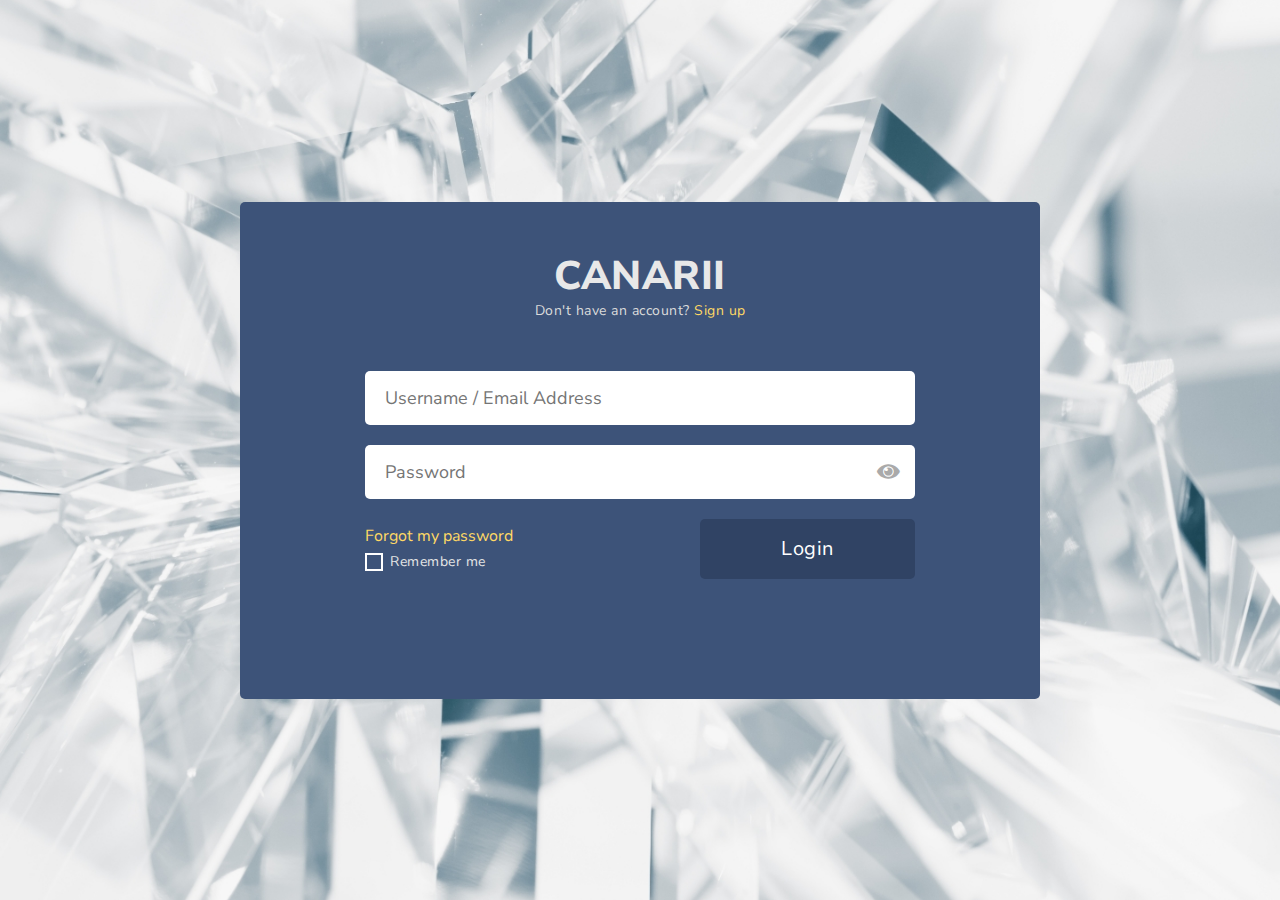
<file: login.html>
<!DOCTYPE html>
<html lang="en">

<head>
    <meta charset="utf-8">
    <meta http-equiv="X-UA-Compatible" content="IE=edge">
    <meta name="viewport" content="width=device-width, initial-scale=1, shrink-to-fit=no">
    <title>Title Here</title>
    <link href="assets/css/bootstrap.min.css" rel="stylesheet">
    <link href="assets/css/fontawesome.css" rel="stylesheet">
    <link href="assets/css/all.min.css" rel="stylesheet">
    <link href="assets/css/style.css" rel="stylesheet">
    <link href="assets/css/responsive.css" rel="stylesheet">

</head>

<body class="login-page">
    

    <div class="login-area">
        <div class="container">
            <div class="row">
                <div class="col-lg-12">
                    <div class="login-from">
                        <div class="login-title">
                            <h1>CANARII</h1>
                            <p>Don't have an account? <a href="">Sign up</a></p>
                        </div>
                        <form action="">
                            <div class="row">
                                <div class="col-lg-12">
                                    <div class="login-sigle">
                                        <input type="text" placeholder="Username / Email Address">
                                    </div>
                                </div>
                                <div class="col-lg-12">
                                    <div class="login-sigle">
                                        <input type="password" placeholder="Password" placeholder="Password">
                                        <i class="fas fa-eye"></i>
                                    </div>
                                </div>
                            </div>
                            <div class="row align-items-center">
                                <div class="col-lg-6 col-md-6 col-7">
                                   <div class="login-checkbox">
                                        <p class="yellow-txt">Forgot my password</p>
                                        <label class="container_ck"><p>Remember me</p>
                                            <input type="checkbox">
                                            <span class="checkmark"></span>
                                        </label>
                                   </div>
                                </div>
                                <div class="col-lg-6 col-md-6 col-5">
                                    <button type="submit">Login</button>
                                </div>
                            </div>
                        </form>
                    </div>
                </div>
            </div>
        </div>
    </div>
    



      

    <!-- jQuery first, then Popper.js, then Bootstrap JS -->
    <script src="assets/js/jquery.min.js"></script>
    <script src="assets/js/Popper.js"></script>
    <script src="assets/js/bootstrap.min.js"></script>
    <script src="assets/js/main.js"></script>

   
</body>

</html>
</file>
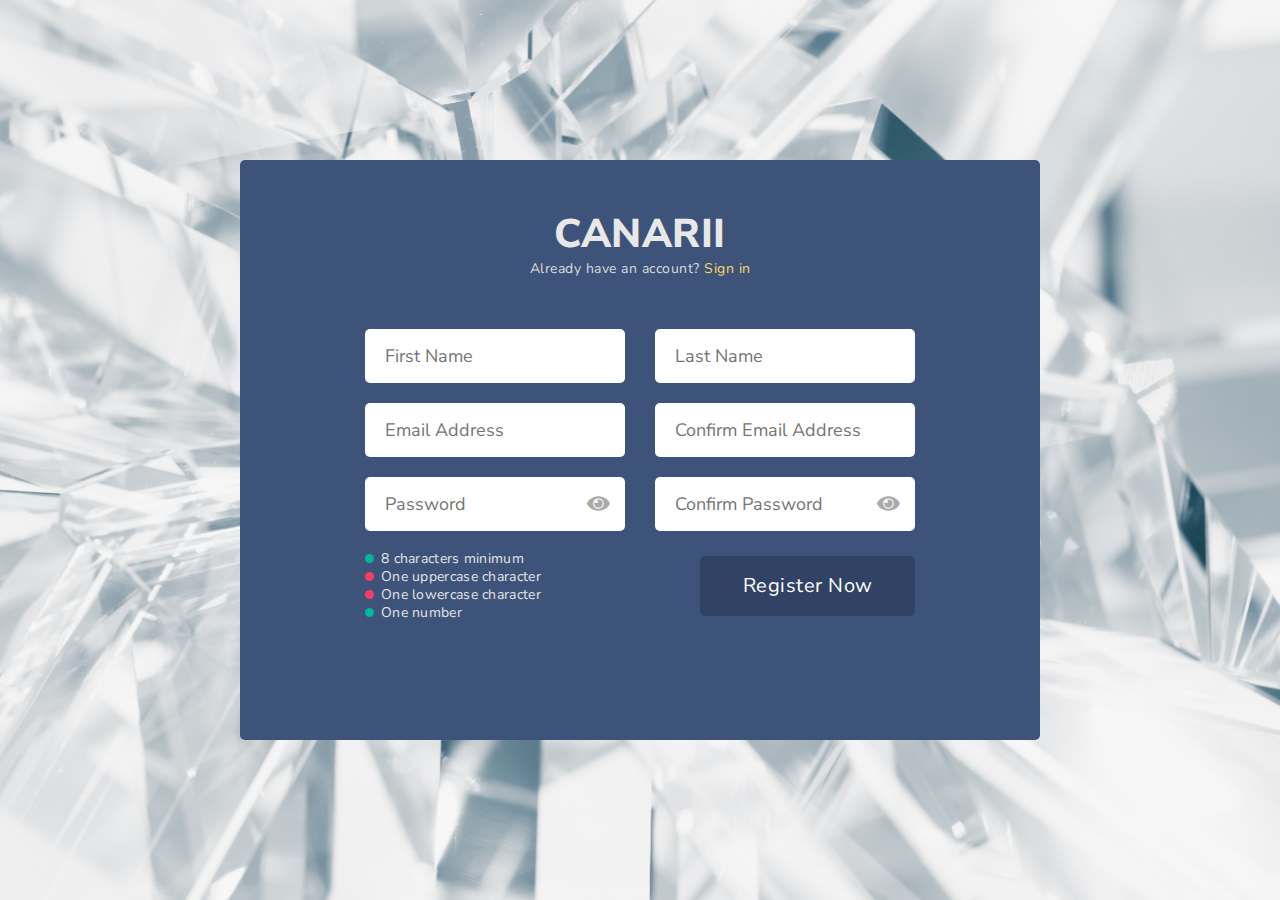
<file: register.html>
<!DOCTYPE html>
<html lang="en">

<head>
    <meta charset="utf-8">
    <meta http-equiv="X-UA-Compatible" content="IE=edge">
    <meta name="viewport" content="width=device-width, initial-scale=1, shrink-to-fit=no">
    <title>Title Here</title>
    <link href="assets/css/bootstrap.min.css" rel="stylesheet">
    <link href="assets/css/fontawesome.css" rel="stylesheet">
    <link href="assets/css/all.min.css" rel="stylesheet">
    <link href="assets/css/style.css" rel="stylesheet">
    <link href="assets/css/responsive.css" rel="stylesheet">

</head>

<body class="login-page">
    

    <div class="login-area">
        <div class="container">
            <div class="row">
                <div class="col-lg-12">
                    <div class="login-from">
                        <div class="login-title">
                            <h1>CANARII</h1>
                            <p>Already have an account?  <a href="">Sign in</a></p>
                        </div>
                        <form action="">
                            <div class="row">
                                <div class="col-lg-6 col-md-6">
                                    <div class="login-sigle">
                                        <input type="text" placeholder="First Name">
                                    </div>
                                </div>
                                <div class="col-lg-6 col-md-6">
                                    <div class="login-sigle">
                                        <input type="text" placeholder="Last Name">
                                    </div>
                                </div>
                                <div class="col-lg-6 col-md-6">
                                    <div class="login-sigle">
                                        <input type="email" placeholder="Email Address">
                                    </div>
                                </div>
                                <div class="col-lg-6 col-md-6">
                                    <div class="login-sigle">
                                        <input type="email" placeholder="Confirm Email Address">
                                    </div>
                                </div>
                                <div class="col-lg-6 col-md-6">
                                    <div class="login-sigle">
                                        <input type="Password" placeholder="Password">
                                        <i class="fas fa-eye"></i>
                                    </div>
                                </div>
                                <div class="col-lg-6 col-md-6">
                                    <div class="login-sigle">
                                        <input type="Password" placeholder="Confirm Password">
                                        <i class="fas fa-eye"></i>
                                    </div>
                                </div>
                            </div>
                            <div class="row align-items-center">
                                <div class="col-lg-6 col-md-6">
                                   <div class="register-info">
                                       <ul>
                                           <li><span></span>8 characters minimum</li>
                                           <li><span class="red-dot"></span>One uppercase character</li>
                                           <li><span class="red-dot"></span>One lowercase character</li>
                                           <li><span></span>One number</li>
                                       </ul>
                                   </div>
                                </div>
                                <div class="col-lg-6 col-md-6">
                                    <button type="submit">Register Now</button>
                                </div>
                            </div>
                        </form>
                    </div>
                </div>
            </div>
        </div>
    </div>
    



      

    <!-- jQuery first, then Popper.js, then Bootstrap JS -->
    <script src="assets/js/jquery.min.js"></script>
    <script src="assets/js/Popper.js"></script>
    <script src="assets/js/bootstrap.min.js"></script>
    <script src="assets/js/main.js"></script>

   
</body>

</html>
</file>
<file: assets/css/style.css>
@import url('https://fonts.googleapis.com/css2?family=Nunito+Sans:wght@200;300;400;600;700;800;900&display=swap');


/* Base CSS */

.alignleft {
    float: left;
    margin-right: 15px;
}

.alignright {
    float: right;
    margin-left: 15px;
}

.aligncenter {
    display: block;
    margin: 0 auto 15px;
}

a:focus {
    outline: 0 solid
}

img {
    max-width: 100%;
    height: auto;
}

h1,
h2,
h3,
h4,
h5,
h6 {
    margin: 0 0 15px;
    color: #E8E8E8;
}
body {
	color: #E3E5E5;
	font-weight: 400;
	padding-left: 240px;
	font-family: 'Nunito Sans', sans-serif;
	background-image: url(../img/Converted_.png);
	background-position: center;
	background-size: cover;
	background-attachment: fixed;
}

.selector-for-some-widget {
    box-sizing: content-box;
}

a:hover {
    text-decoration: none
}

a, button, input, textarea{
    outline: none !important;
}

.section-padding{
    padding: 80px 0;
}


h5{
	font-size: 16px;
	letter-spacing: .5px;
	color: #C5CBD7;
	font-weight: 600;
}










.menu-item li a svg {
	width: 18px;
	margin: 0;
	padding: 0;
	float: left;
	height: auto;
}

.container {
    max-width: 100%;
    padding: 0 40px;
}
.area-title {
	margin-bottom: 25px;
	padding-left: 25px;
}
.area-title h2 {
	font-size: 32px;
	font-weight: 800;
	letter-spacing: 1px;
	color: #3D5379;
	margin: 0;
}
.rank-green span {
	color: #00B69B !important;
}
.scores-dtls {
	background: #3D5379;
	padding: 25px;
	border-radius: 15px;
	height: 365px;
}
.score img {
	width: 200px;
	margin: 0 auto;
}
.scores-dtls {
	text-align: center;
}
.score h4 {
	font-size: 28px;
	font-weight: bold;
	color: #fff;
	letter-spacing: .5px;
	margin: 0;
}
.scores-dtls p {
	margin: 0;
	font-size: 14px;
	letter-spacing: .4px;
	color: #fff;
	opacity: .8;
	margin-top: 35px;
}

.score {
	margin-top: 25px;
}
.score {
	margin-top: 25px;
}
.scores-dtls h5 {
	color: #C5CBD7;
	font-size: 16px;
	letter-spacing: .5px;
	margin-bottom: 34px;
	font-weight: 600;
}
.scores-dtls.with-chart img {
	height: 80%;
}
.scores-wrapper {
	margin-top: 35px;
}
.common-box {
	background: #3d5379;
	border-radius: 15px;
	padding: 25px;
	display: inline-block;
	width: 100%;
	padding-bottom: 35px;
}

.audit-box-left {
	width: 30%;
	float: left;
}
.audit-box-right {
	width: 70%;
	float: left;
}
.dtls-item {
	float: left;
	width: 50%;
}
.filter-date {
	text-align: right;
	display: inline-block;
	width: 100%;
	margin-bottom: 35px;
}

.logo h1 {
	margin: 0;
	font-size: 40px;
	font-weight: 800;
	letter-spacing: 2px;
	color: #CECECE;
}
.assets-search a svg {
	width: 16px;
	position: absolute;
	left: 13px;
	top: 50%;
	margin-top: -8px;
}
.assets-search a {
	padding: 12px 35px;
	border: 1px solid #DCDCDC;
	border-radius: 5px;
	font-size: 14px;
	font-weight: bold;
	letter-spacing: .5px;
	color: #DCDCDC;
	transition: .3s;
	position: relative;
	padding-left: 50px;
}
.assets-search a svg path {
	fill: #fff;
	margin: 0;
}
.assets-search a:hover {
	background: #DCDCDC;
	color: #3d5379;
}

.assets-search a:hover svg path {
	fill: #3d5379;
}






/*======== Mainmenu-area start ======*/


.mainmenu {
	width: 240px;
	left: 0;
	top: 0;
	z-index: 99;
	position: fixed;
	height: 100vh;
	background: #3D5379;
	padding: 20px 0px;
	z-index: 99999;
}
.menu-item li a svg {
	width: 20px;
	margin: 0;
	padding: 0;
	float: left;
	height: auto;
}
.logo {
	margin-bottom: 70px;
	text-align: center;
	padding: 0 30px;
}

.menu-item ul {
    margin: 0;
    padding: 0;
    list-style: none;
  }
  .menu-item ul li {
    display: block;
  }
  .menu-item li a {
	display: block;
	padding: 15px 30px;
	font-size: 14px;
	letter-spacing: .4px;
	color: #fff;
	font-weight: 600;
	transition: .3s;
}
.menu-item li a:hover {
	background: #FFD965;
	color: #3d5379 !important;
}
.menu-item li svg path {
    fill: #fff;
}
.current a {
	background: #FFD965;
	color: #3d5379 !important;
}
.menu-item li.current svg path {
	fill: #3d5379;
}
.menu-item li a:hover svg path {
	fill: #3d5379;
}
.current #Capa_1 polygon {
	fill: #3d5379;
}
.menu-item li a:hover #Capa_1 polygon {
	fill: #3d5379;
}



.menu-item li a svg {
	width: 16px;
	margin-right: 12px;
	position: relative;
	top: 2px;
}
#Capa_1 polygon {
	fill: #fff;
}
.details-text {
	position: absolute;
	bottom: 0;
	padding: 30px;
	color: #fff;
	font-size: 13px;
	letter-spacing: .3px;
	font-weight: 400;
}
.details-text p {
	margin: 0;
}

/*======== Mainmenu-area End ======*/











/*======== Header-bar-area start ======*/

.search-bar button svg {
	width: 20px;
}
.header-bar-area {
	background: #3D5379;
	padding: 20px 0;
}



.dropdown, .dropleft, .dropright, .dropup {
	position: relative;
	display: inline-flex;
	width: 230px;
}
.profile {
    display: inline-block;
    float: left;
}
.profile img {
    width: 38px;
    float: left;
    margin-right: 15px;
    height: 38px;
}
.profile p {
	display: inline-block;
	margin: 0;
	padding-right: 0;
	padding-top: 0;
	color: #fff;
	font-weight: 600;
	letter-spacing: .3px;
	font-size: 12px;
}
.dropdown-item {
	display: block;
	width: 100%;
	padding: .25rem 1.5rem;
	clear: both;
	font-weight: 400;
	color: #212529;
	text-align: inherit;
	white-space: nowrap;
	background-color: transparent;
	border: 0;
	font-size: 14px;
}
.profile a:focus {
    outline: none !important;
}
.btn.focus, .btn:focus {
    outline: 0;
    box-shadow: none;
}
.dropdown-item.active, .dropdown-item:active {
    color: #fff;
    text-decoration: none;
    background-color: #4c5f70;
}
.dropdown-toggle::after {
	display: inline-block;
	width: 0;
	height: 0;
	margin-left: .255em;
	vertical-align: .255em;
	border-top: .3em solid;
	border-bottom: 0;
	font-family: "Font Awesome 5 Pro";
	font-weight: 400;
	content: "\f107";
	border: none;
	color: #fff;
	position: relative;
	top: 5px;
	right: 0 !important;
	display: none !important
}
#dropdownMenuLink {
	position: relative;
	width: 100%;
	text-align: left;
	z-index: 2;
}
.dropdown::after {
	position: absolute;
	right: 0;
	top: 50%;
	font-family: "Font Awesome 5 Pro";
	font-weight: 400;
	content: "\f107";
	color: #fff;
	font-size: 14px;
	width: 20px;
	height: 20px;
	border: 1px solid #ddd;
	text-align: center;
	line-height: 18px;
	border-radius: 100%;
	cursor: pointer;
	z-index: 1;
	margin-top: -10px;
}
.dropdown h5 {
	margin: 0;
	font-size: 14px;
	font-weight: bold;
	letter-spacing: .5px;
	color: #fff;
}
.header-bar {
	display: flex;
	float: right;
	align-items: center;
}
.support-btn {
	margin: 0 40px;
}
.support-btn a {
	padding: 12px 35px;
	border: 1px solid #DCDCDC;
	border-radius: 5px;
	font-size: 14px;
	font-weight: bold;
	letter-spacing: .5px;
	color: #DCDCDC;
	transition: .3s;
}
.support-btn :hover {
	background: #DCDCDC;
	color: #3d5379;
}
.search-bar {
	height: 40px;
	width: 388px;
	position: relative;
	border-radius: 25px;
}
.search-bar input {
	width: 100%;
	height: 100%;
	background: #304364;
	border: none;
	color: #fff;
	border-radius: 25px;
	padding: 10px;
	padding-left: 50px;
	letter-spacing: .3px;
	font-size: 14px;
}

.search-bar button {
	position: absolute;
	left: 0;
	background: transparent;
	font-size: 14px;
	border: none;
	top: 50%;
	left: 6px;
	cursor: pointer;
	z-index: 2;
	transform: translate(0%, -50%);
	margin-top: 4px;
}
.search-bar button svg {
	width: 18px;
}
.search-bar svg path {
	fill: #fff;
}
::placeholder{
	opacity: 1;
}
.dropdown-menu[x-placement^="bottom"], .dropdown-menu[x-placement^="left"], .dropdown-menu[x-placement^="right"], .dropdown-menu[x-placement^="top"] {
	right: 0;
	top: 100%;
}
/*======== Header-bar-area End ======*/




/*======== overview-area Start ======*/
.overview-box {
	padding: 25px 20px;
	background: #3D5379;
	border-radius: 14px;
	height: 225px;
	position: relative;
}
.over-top-left {
	width: 60%;
	float: left;
}
.over-top-right {
	width: 40%;
	float: left;
}
.over-top-left h5 {
	font-size: 16px;
	letter-spacing: .5px;
	margin: 0;
	color: #E3E6EC;
	font-weight: 600;
	height: 45px;
}
.over-top-left h4 {
	font-size: 32px;
	font-weight: 800;
	color: #fff;
	letter-spacing: .5px;
	margin-top: 15px;
}
.view-icon {
	text-align: right;
}
.rank-text {
	display: inline-block;
	width: 100%;
	margin-top: 30px;
}
.rank-text p {
	color: #fff;
	font-weight: 600;
	letter-spacing: .5px;
	margin: 0;
	position: absolute;
	bottom: 25px;
	left: 20px;
	right: 20px;
}
.rank-text p span {
	color: #f93c65;
}
.overview-area {
	padding: 35px 0;
	background-position: center;
	background-size: cover;
	padding-bottom: 0;
	margin-bottom: 70px;
}
.rank-text img {
	margin-right: 6px;
}
.filter-date a {
	color: #E8E8E8;
	text-decoration: none;
	font-size: 14px;
	letter-spacing: .5px;
}
.filter-date i {
	font-size: 20px;
	position: relative;
	margin-left: 5px;
	top: 2px;
}

.bars-dtls ul {
	margin: 0;
	padding: 0;
	list-style: none;
}
.bars-dtls ul li {
	display: inline-block;
	margin: 0 25px;
	letter-spacing: .5px;
}
.bars-dtls {
	text-align: center;
	margin-top: 35px;
}
.bars-dtls li span {
	display: inline-block;
	width: 9px;
	height: 9px;
	background: #00B69B;
	border-radius: 100%;
	margin-right: 5px;
}
.bars-chart img {
	width: 100%;
}
.failure {
	background: #f93c65 !important;
}
.dtls-item {
	text-align: center;
}

.dtls-item h4 {
	margin: 0 !important;
	font-size: 26px;
	font-weight: 600;
}
.audit-box-left {
	text-align: center;
}
.circle-cart {
	margin: 50px auto;
}
.dtls-item .bars-dtls {
	margin-top: 5px;
}
.scope-card-wrapper {
	background: #3D5379;
	padding: 25px;
	border-radius: 15px;
	margin-bottom: 35px;
}
.scope-card {
	text-align: center;
	border-right: 2px solid #313D4F;
}
.scope-card h4 {
	font-size: 40px;
	font-weight: 900;
	letter-spacing: 2px;
	margin-bottom: 0;
}
.scope-card p {
	font-size: 16px;
	letter-spacing: .5px;
	font-weight: 600;
	margin-bottom: 0;
}
.scope-card.no-border {
	border: none;
}

.box-scaned .audit-box-left {
	width: 100%;
	float: left;
}
.common-box {
	background: #3d5379;
	border-radius: 15px;
	height: 100%;
}

.canned-bar-chart .audit-box-right {
	width: 100%;
	float: left;
}
.common-box.box-scaned {
	height: 99%;
}
.box-scaned img {
	width: 310px;
	margin-top: 50px;
}
.common-table {
	background: #3D5379 !important;
	display: inline-block;
	width: 100%;
	border-radius: 14px;
}
.table thead th {
	vertical-align: middle;
	border-bottom: none;
}
.table td, .table th {
	padding: 6px;
	vertical-align: top;
	border-top: none;
}

.table-title tr th {
	background: #304364;
	padding: 18px 80px;
	font-size: 14px;
	font-weight: 800;
	letter-spacing: 1px;
}
.common-table td {
	padding: 8px 80px;
	font-size: 14px;
	letter-spacing: .5px;
	font-weight: 600;
}
.space-div {
	width: 100%;
	height: 20px;
}
.table-title.mb-5 tr th:first-child {
	border-radius: 14px 0 0 0px;
}
.table-title.mb-5 tr th:last-child {
	border-radius: 0px 14px 0 0;
}

/*======== overview-area End ======*/







/*======== vulnerability-area Start ======*/

.vulnerability-area {
	margin: 30px 0;
}
.summery-icon {
	width: 60px;
	float: left;
	margin-right: 25px;
}
.summery-txt {
	width: auto;
	display: flow-root;
}
.summery-txt h4 {
	font-size: 16px;
	letter-spacing: .5px;
	color: #C5CBD7;
	font-weight: 600;
}
.summery-txt p {
	letter-spacing: .5px;
	padding-right: 50px;
	font-size: 16px;
}
.vulnerability-area .common-box {
	padding-bottom: 0;
}
.ct-txt {
	width: 25%;
	float: left;
	text-align: center;
	padding: 0 10px;
}
.critical-item {
	display: inline-block;
	width: 100%;
	margin-bottom: 25px;
}
.category-box ul li {
	display: inline-block;
	width: 25%;
	float: left;
	text-align: center;
}
.category-box ul {
	margin: 0;
	padding: 0;
	list-style: none;
}
.category-box span {
	padding: 11px 0;
	background: #ddd;
	display: block;
	color: #fff;
	font-size: 14px;
	margin: 2px 2px;
}
.category-box li:first-child span {
	font-weight: 600;
	font-size: 14px;
	letter-spacing: .3px;
}

.color-txt-1 li span {
	background: #F93C65;
}
.color-txt-2 li span {
	background: #D9C594;
}
.color-txt-3 li span {
	background:#86BCB4;
}
.color-txt-4 li span {
	background: #00B69B;
}
.color-txt-5 li span {
	background:#C8C8C8;
}
.color-txt-6 li span {
	background: #3D5379;
}


.xyz-table{
	text-align: center;
}
.xyz-table tr {
	border-bottom: 1px solid #3F567D;
}
.xyz-table td {
	padding: 18px 80px;
	font-size: 14px;
	letter-spacing: .5px;
	font-weight: 600;
}
.xyz-table tr span {
	background: #F15939;
	padding: 8px 25px;
	border-radius: 10px;
}
.xyz-table tr th {
	width: 25% !important;
}
.xyz-2 tr th {
	width: 20% !important;
	padding: 18px;
}
.common-table.xyz-table tr:last-child {
	border-bottom: 0;
}
.common-table.xyz-table tr:last-child td{
	padding-bottom: 5px;
}

.dotted-table tr th {
	padding: 15px;
}
.dotted-table tr th {
	padding: 15px;
	font-size: 11px;
}
.common-table.dotted-table td {
	padding: 8px 15px;
	font-size: 14px;
	letter-spacing: .5px;
	font-weight: 600;
}
.dot {
	width: 18px;
	background: #00B69B;
	border-radius: 100%;
	display: inline-block;
	height: 18px;
	margin: 0 auto;
}
.common-table.dotted-table td {
	padding: 30px 15px;
	font-size: 14px;
	letter-spacing: .5px;
	font-weight: 600;
	text-align: center;
}
.common-table.dotted-table tr td:first-child {
	text-align: left;
}
.dotted-table tr td {
	border-right: 1px solid #313D4F;
}

.dotted-table tr th {
	padding: 15px;
	font-size: 11px;
	border-right: 1px solid #313D4F;
}
.common-table.dotted-table tr td:last-child {
	border-right: none !important;
}
.common-table.dotted-table tr th:last-child {
	border-right: none !important;
}
.ff-bg {
	background: #F15939 !important;
}








/*======== vulnerability-area End ======*/













footer {
	padding: 15px 0;
	background: #3D5379;
	display: flex;
	justify-content: center;
	align-items: center;
	margin-top: 60px;
}
.footer-text  {
	display: flex;
	align-items: center;

}
.footer-text p {
	margin: 0;
	font-size: 16px;
	letter-spacing: .5px;
}
.footer-text img{
	margin-right: 10px;
}










.modal-dialog {
	max-width: 867px;
	margin: 1.75rem auto;
}
.modal-content {
	background-color: #DCDCDC;
	background-clip: padding-box;
	border: 3px solid #3D5379;
	border-radius: .3rem;
	outline: 0;
}
.modal-header {
	justify-content: space-between;
	padding: 1rem;
	border-bottom: none;
	border-top-left-radius: 0;
	border-top-right-radius: 0;
	background: #3D5379;
	text-align: center !important;
	justify-content: center;
}
.modal-header h5 {
	color: #fff !important;
	text-transform: uppercase;
	font-size: 32px;
	font-weight: bold;
}
.help-box {
	padding-left: 165px;
	padding-right: 35px;
	padding-top: 50px;
	padding-bottom: 35px;
}
.help-box h4 {
	font-size: 19px;
	color: #3D5379;
	font-weight: bold;
	letter-spacing: .7px;
	margin-bottom: 35px;
}
.help-box .form-ckeck {
	margin-left: 80px;
}
.submit-btn button {
	width: 168px;
	height: 45px;
	font-size: 18px;
	border: 1px solid #3D5379;
	color: #3D5379;
	font-weight: 600;
	border-radius: 4px;
	background: transparent;
	cursor: pointer;
	float: right;
	transition: .3s;
}
.submit-btn {
	display: inline-block;
	width: 100%;
	margin-top: 50px;
}
.submit-btn button:hover {
	background: #3D5379;
	color: #fff;
}




/* Customize the label (the container) */
/* The container */
.codeplay-rd .container-rd {
    display: block;
    position: relative;
    padding-left: 35px;
    margin-bottom: 12px;
    cursor: pointer;
    font-size: 22px;
    -webkit-user-select: none;
    -moz-user-select: none;
    -ms-user-select: none;
    user-select: none;
}
  
/* Hide the browser's default radio button */
.codeplay-rd .container-rd input {
    position: absolute;
    opacity: 0;
    cursor: pointer;
}
  
/* Create a custom radio button */
.codeplay-rd .checkmark {
	position: absolute;
	top: 0;
	left: 0;
	height: 29px;
	width: 29px;
	background-color: transparent;
	border-radius: 50%;
	border: 3px solid #3D5379;
	background: #fff;
}
  

/* When the radio button is checked, add a blue background */
.codeplay-rd .container-rd input:checked ~ .checkmark {
    background: #fff;
}
  
/* Create the indicator (the dot/circle - hidden when not checked) */
.codeplay-rd .checkmark:after {
    content: "";
    position: absolute;
    display: none;
}

/* Show the indicator (dot/circle) when checked */
.codeplay-rd .container-rd input:checked ~ .checkmark:after {
    display: block;
}
  
  /* Style the indicator (dot/circle) */
  .codeplay-rd .container-rd .checkmark::after {
	top: 50%;
	left: 50%;
	width: 15px;
	height: 15px;
	border-radius: 50%;
	background: #00B69B;
	transform: translate(-50%, -50%);
	margin-top: 0px;
	margin-left: -1px;
}
.ck-single p {
	font-size: 18px;
	margin: 0;
	position: relative;
	top: 2px;
	left: 5px;
	font-weight: 600;
	color: #3D5379;
}
.ck-single {
	margin: 18px 0;
}
  /* Create the indicator (the dot/circle - hidden when not checked) */


/*-------- Custom  radio button Style End --------*/












#bar-chart-grouped {
	height: 380px !important;
}
#bar-chart-grouped-2 {
	height: 380px !important;
}
#bar-chart-grouped-3 {
	height: 300px !important;
}











.progress-circle span {
	font-size: 26px;
	color: #FFFFFF;
	position: absolute;
	left: 50%;
	top: 50%;
	display: flex;
	width: 180px;
	height: 180px;
	line-height: 0;
	margin-left: -90px;
	margin-top: -90px;
	text-align: center;
	border-radius: 50%;
	background: #3d5379;
	z-index: 1;
	font-weight: 700;
	justify-content: center;
	align-items: center;
}
.progress-circle {
	position: relative;
	display: inline-block;
	width: 230px;
	height: 230px;
	border-radius: 50%;
}
.progress-circle.progress-93::after {
	background-image: linear-gradient(64.8deg,#00b69b 50%,transparent 50%,transparent),linear-gradient(270deg,#00b69b 50%,#F93C65 50%,#F93C65);
}
.progress-circle span::after {
	content: "%";
	font-weight: 600;
	color: #fff;
	display: none;
}
.circle-cart h5 {
	font-size: 26px;
	color: #fff;
	font-weight: bold;
	line-height: 1;
	margin-bottom: 0;
}
.circle-cart h5 b {
	font-size: 14px;
	font-weight: 800;
	color: #E8E8E8;
	line-height: 1;
}
.total-pie h5 {
	font-size: 32px;
	font-weight: 900;
	letter-spacing: 1px;
}
.total-pie h5 i {
	font-size: 14px;
	font-style: normal;
	color: #00b69b;
	font-weight: 800;
	letter-spacing: .5px;
}
.progress-circle.progress-50::after {
	background-image: linear-gradient(-90deg,#00b69b 50%,transparent 50%,transparent),linear-gradient(270deg,#66b8ff 50%,#ebebeb 50%,#ebebeb);
}
.total-pie {
	position: relative;
}
.circle-dtls h4 {
	display: inline-block;
	position: relative;
	font-size: 22px;
	color: #DCDCDC;
	font-weight: 800;
	padding-right: 50px;
}
.circle-dtls span {
	color: #E8E8E8;
	font-size: 11px;
	letter-spacing: 1px;
	font-weight: 600;
	display: block;
}
.dtls-1 {
	position: absolute;
	left: 0;
	top: 0;
	text-align: left;
}
.dtls-2 {
	position: absolute;
	right: 0;
	bottom: 0;
	text-align: right;
}
.circle-dtls h4::after {
	position: absolute;
	bottom: -7px;
	left: 0;
	width: 100%;
	height: 1px;
	background: #DCDCDC;
	content: '';
}
.circle-dtls h4::before {
	position: absolute;
	right: -2px;
	bottom: -11px;
	width: 10px;
	height: 10px;
	background: #DCDCDC;
	border-radius: 100px;
	content: '';
}
.circle-dtls.dtls-2 h4 {
	padding-right: 0;
	padding-left: 50px;
}
.circle-dtls.dtls-2 h4::before {
	left: -2px;
	background: #00B69B;
}
.circle-dtls.dtls-2 h4::after {
	position: absolute;
	bottom: -7px;
	left: 0;
	width: 100%;
	height: 1px;
	background: #00B69B;
	content: '';
}
.total-pie {
	position: relative;
	margin: 30px;
}
.pie-chart-2 .progress-circle span {
	width: 153px;
	height: 153px;
	margin-left: -76px;
	margin-top: -76px;
}
.total-pie.pie-chart-2 {
	margin-top: 90px;
}

#radar_chart {
	height: 270px !important;
	width: 310px !important;
	margin: 0 auto;
	margin-top: -15px;
}

#foo {
	transform: rotate(0deg);
}
.rader-chart-warp .bars-dtls {
	text-align: center;
	margin-top: -5px;
}
.scope-area {
	padding-top: 60px;
}











/*================= Login Page style Start ===============*/
/* The container */
.container_ck {
	display: block;
	position: relative;
	padding-left: 35px;
	margin-bottom: 12px;
	cursor: pointer;
	font-size: 22px;
	-webkit-user-select: none;
	-moz-user-select: none;
	-ms-user-select: none;
	user-select: none;
  }
  
  /* Hide the browser's default checkbox */
  .container_ck input {
	position: absolute;
	opacity: 0;
	cursor: pointer;
	height: 0;
	width: 0;
  }
  
  /* Create a custom checkbox */
  .checkmark {
	position: absolute;
	top: 0;
	left: 0;
	height: 17px;
	width: 17px;
	background-color: #eee;
}
  
  /* On mouse-over, add a grey background color */

  /* When the checkbox is checked, add a blue background */
  .container_ck input:checked ~ .checkmark {
	background-color: #fff;
  }
  
  /* Create the checkmark/indicator (hidden when not checked) */
  .checkmark:after {
	content: "";
	position: absolute;
	display: none;
  }
  
  /* Show the checkmark when checked */
  .container_ck input:checked ~ .checkmark:after {
	display: block;
  }
  
  /* Style the checkmark/indicator */
  .container_ck .checkmark::after {
	left: 7px;
	top: 3px;
	width: 5px;
	height: 10px;
	border: solid #00B69B;
	border-width: 0 2px 2px 0;
	-webkit-transform: rotate(45deg);
	-ms-transform: rotate(45deg);
	transform: rotate(45deg);
}
.container_ck p {
	margin: 0;
	font-size: 14px;
	letter-spacing: .5px;
	position: absolute;
	top: -2px;
	left: 25px;
}


.login-page {
	background: transparent;
	padding: 0;
	margin: 0;
}


.login-area {
	height: 100vh;
	width: 100%;
	display: flex;
	align-items: center;
	justify-content: center;
	background-position: center;
	background-size: cover;
	background-image: url(../img/login-bg.jpg);
}

.login-from {
	max-width: 800px;
	background: #3D5379;
	padding: 50px;
	border-radius: 5px;
	margin: 0 auto;
	padding-bottom: 120px;
}
.login-title h1 {
	font-size: 40px;
	font-weight: 800;
	letter-spacing: .5px;
	margin-bottom: 0px;
}
.login-title {
	text-align: center;
	margin-bottom: 50px;
}
.login-title p {
	color: #DBDBDB;
	margin: 0;
	font-size: 14px;
	letter-spacing: .5px;
}
.login-title p a {
	color: #FFD965;
	text-decoration: none;
}
.login-from form {
	max-width: 550px;
	margin: 0 auto;
}
.login-sigle {
	display: inline-block;
	width: 100%;
	position: relative;
	margin-bottom: 20px;
}

.login-from input {
	width: 100%;
	height: 100%;
	padding: 15px 20px;
	border-radius: 5px;
	border: none;
	font-size: 18px;
	color: #ABA6A6;
}
.login-sigle i {
	position: absolute;
	right: 15px;
	top: 50%;
	font-size: 20px;
	color: #AAAAAA;
	transform: translate(0%, -50%);
	cursor: pointer;
	z-index: 99;
}
.login-from button {
	background: #304364;
	border: none;
	font-size: 20px;
	color: #fff;
	border-radius: 5px;
	width: 215px;
	text-align: center;
	height: 60px;
	cursor: pointer;
	letter-spacing: .5px;
	float: right;
}
.yellow-txt {
	color: #FFD965;
	margin-bottom: 5px;
}
.login-checkbox {
	display: inline-block;
	position: relative;
	top: -7px;
}
.register-info ul li {
	display: block;
	margin: -3px 0px;
	font-size: 14px;
	letter-spacing: .3px;
	color: #E4E4E4;
}
.register-info ul {
	margin: 0;
	padding: 0;
	list-style: none;
}
.register-info li span {
	width: 9px;
	height: 9px;
	display: inline-block;
	background: #00B69B;
	border-radius: 100%;
	margin-right: 7px;
}
.red-dot {
	background: #F93C65 !important;
}

.yellow-text{
	color: #FFD965;
}

.green-text{
	color: #00B69B;
}


/*================= Login Page style Start ===============*/






.ticket-submit input {
	width: 100%;
	height: 52px;
	border-radius: 10px;
	border: none;
	margin-bottom: 25px;
	padding: 15px;
	color: #BEBEBE;
	font-size: 18px;
	font-weight: 500;
}
.ticket-submit textarea {
	width: 100%;
	border: none;
	background: #fff;
	border-radius: 5px;
	margin-bottom: 25px;
	padding: 15px;
	color: #BEBEBE;
	font-size: 18px;
	font-weight: 500;
	height: 220px;
}
.up-box {
	width: 170px;
	height: 45px;
	background: #3D5379;
	border-radius: 5px;
	position: relative;
	cursor: pointer;
}
.up-box input {
	position: absolute;
	left: 0;
	top: 0;
	width: 100%;
	height: 100%;
	opacity: 0;
	border-radius: 5px;
	cursor: pointer;
}
.up-box {
	text-align: center;
	line-height: 45px;
	font-size: 18px;
	letter-spacing: .5px;
	font-weight: 600;
}
.ticket-submit {
	padding-top: 50px;
	padding-bottom: 25px;
	padding-left: 15px;
	padding-right: 15px;
}

.ticket-submit .submit-btn {
	display: inline-block;
	width: 100%;
	margin-top: 0;
}

.up-box i {
	margin-left: 10px;
}

.assets-result-warp {
	padding: 40px 15px;
}
.ip-result h5 {
	color: #3D5379;
	font-weight: 900;
	letter-spacing: .5px;
}
.ip-result button {
	width: 100%;
	height: 42px;
	background: #fff;
	font-size: 18px;
	font-weight: 900;
	letter-spacing: .36px;
	border-radius: 5px;
	padding: 10px 15px;
	border: none;
	color: #3d5379;
	text-align: left;
}
.ip-result {
	margin-bottom: 40px;
}

.ast-btn button {
	width: 100%;
	border: none;
	padding: 10px;
	border-radius: 5px;
	font-size: 15px;
	font-weight: 800;
	letter-spacing: .5px;
	cursor: pointer;
	background: #B4B4B4;
	color: #fff;
	transition: .3s;
	margin-bottom: 8px;
}
.result-ip-button h5 {
	color: #3D5379;
	font-weight: 900;
	letter-spacing: .5px;
}

.ast-btn .active {
	background: #00B69B !important;
}

















/* The container */
.container_rs {
	display: block;
	position: relative;
	padding-left: 35px;
	margin-bottom: 12px;
	cursor: pointer;
	font-size: 22px;
	-webkit-user-select: none;
	-moz-user-select: none;
	-ms-user-select: none;
	user-select: none;
  }
  
  /* Hide the browser's default checkbox */
  .container_rs input {
	position: absolute;
	opacity: 0;
	cursor: pointer;
	height: 0;
	width: 0;
  }
  
  /* Create a custom checkbox */
  .checkmark {
	position: absolute;
	top: 0;
	left: 0;
	height: 18px;
	width: 18px;
	background-color: transparent;
	border: 2px solid #3D5379;
  }
  
  /* On mouse-over, add a grey background color */
 
  /* When the checkbox is checked, add a blue background */
  .container_rs input:checked ~ .checkmark {
	background-color: transparent;
  }
  
  /* Create the checkmark/indicator (hidden when not checked) */
  .checkmark:after {
	content: "";
	position: absolute;
	display: none;
  }
  
  /* Show the checkmark when checked */
  .container_rs input:checked ~ .checkmark:after {
	display: block;
  }
  




  /* Style the checkmark/indicator */
  .container_rs .checkmark::after {
	left: 5px;
	top: 1px;
	width: 6px;
	height: 10px;
	border: solid #00B69B;
	border-width: 0 2px 2px 0;
	-webkit-transform: rotate(45deg);
	-ms-transform: rotate(45deg);
	transform: rotate(45deg);
}

  .container_rs p {
	font-size: 16px;
	color: #BFBFBF;
	font-weight: 700;
	letter-spacing: .5px;
	position: relative;
	top: -3px;
	left: -5px;
	transition: .3s;
	margin-bottom: 0;
}
.single-rs-ck {
	display: inline-block;
	width: 100%;
}

.result-checkbox {
	padding: 15px;
	background: #FFFFFF;
	border-radius: 7px;
	height: 345px;
	overflow-y: scroll;
}


.container_rs.active p {
	color: #000 !important;
}

  /* Show the checkmark when checked */
  .input:checked ~ p {
	color: #fff !important;
  }
  

  .assets-result-warp .submit-btn {
	margin-top: 15px;
}




.container_ck .checkmark {
	border-color: #fff;
}
.container_ck .checkmark::after {
	left: 5px;
	top: 1px;
}

.yellow-bg {
	background: #ffd965 !important;
}
.gray {
	background: #cecece !important;
}

.chart-top-warp {
	display: flex;
	justify-content: space-between;
	width: 100%;
	align-items: center
}

.filter-date {
	text-align: right;
	display: inline-block;
	width: auto;
	margin-bottom: 35px;
}
.filter-date .nice-select {
	border: none;
	background: transparent;
	font-size: 16px;
	color: #fff;
}
.filter-date .nice-select::after {
	border-bottom: 2px solid #fff;
	border-right: 2px solid #fff;
	height: 8px;
	margin-top: -6px;
	width: 8px;
}

.filter-date .list li {
	color: #3D5379;
}







.compliance-box-area {
	background: #3D5379;
	border-radius: 10px;
}
.compliance-title {
	display: flex;
	align-items: center;
	justify-content: space-between;
	padding:15px;
	background: #304364;
	border-radius: 10px 10px 0 0px;
	margin-bottom: 15px;
}
.compliance-title-right {
	width: 100%;
	margin-left: 25px;
	padding:7px 15px;
	background: #3D5379;
	border-radius: 10px;
}

.compliance-taglist button {
	width: 115px;
	height: 36px;
	border: none;
	border-radius: 10px;
	font-size: 12px;
	font-weight: 800;
	background: #FFD965;
	position: relative;
	color: #fff;
	margin-right: 10px;
}
.compliance-taglist button span {
	width: 13px;
	height: 13px;
	background: #fff;
	display: inline-block;
	font-size: 9px;
	color: #707070;
	border-radius: 100%;
	line-height: 14px;
	text-align: center;
	position: absolute;
	right: 5px;
	top: 5px;
	cursor: pointer;
}

.compliance-title-left .nice-select {
	width: 320px;
	background: #3D5379;
	border-color: #3D5379;
	letter-spacing: .5px;
	color: #FFFFFF;
	font-size: 14px;
	height: 50px;
	line-height: 50px;
}


.compliance-bottom-left {
	width: 23%;
	height: 100%;
	display: inline-block;
	position: relative;
	float: left;
	padding-right: 35px;
}
.compliance-bottom-box {
	display: flex;
	justify-content: space-between;
	padding: 15px;
}
.compliance-bottom-right {
	width: 77%;
	float: left;
	height: 100%;
	overflow-x: scroll;
}
.compliance-title-left .list {
	background: #304364 !important;
}
.compliance-title-left .nice-select .option:hover, .compliance-title-left .nice-select .option.focus, .compliance-title-left .nice-select .option.selected.focus {
	background-color: #49618c;
}.scope-area {
	padding-top: 25px;
}
.smp-single-table {
	width: 254px;
	background: #304364;
	padding: 10px;
	border-radius: 10px;
	padding-bottom: 5px;
	float: left;
	margin-right: 20px;
	position: relative;
}
.smp-single-table h5 {
	color: #DBDBDB;
	text-align: center;
	margin-bottom: 7px;
}
.smp-single-table .table {
	background: #fff;
	text-align: center;
	border-radius: 0px 0 10px 10px;
	margin-bottom: 5px;
}
.smp-single-table .table thead tr {
	color: #00B69B;
	font-size: 12px;
	letter-spacing: .3px;
}
.smp-single-table .table td {
	color: #404040;
	font-size: 12px;
	font-weight: 900;
	letter-spacing: .5px;
	border-right: 2px solid #304364;
	padding: 8px 0;
}
.smp-single-table .table td:last-child {
	border-right: 0px solid #304364;
}
.smp-single-table .table tr {
	border-bottom: 1px dashed #D8D8D8;
}
.smp-single-table .table tr:last-child {
	border-bottom: 0px dashed #D8D8D8;
}
.table tr th {
	border-right: 2px solid #304364;
}
.table tr th:last-child {
	border-right: 0px solid #304364;
}


.unlock {
	border: none;
	font-size: 7px;
	font-weight: 600;
	padding: 3px 8px;
	border-radius: 5px;
	background: #F93C65;
	color: #fff;
	position: absolute;
	right: 5px;
	top: 11px;
	cursor: pointer;
	visibility: hidden;
	opacity: 0;
	transition: .3s;

}

.unlock.active {
	visibility: visible;
	opacity: 1;
}





.smp-single-table .table {
	position: relative;
}

.smp-single-table.active .unlock-table::after {
	position: absolute;
	left: 0;
	top: 0;
	width: 100%;
	height: 100%;
	content: '';
	border-radius: 0px 0 10px 10px;
	transition: .3s;
	visibility: visible;
	filter: blur(1px);
	background-image: url(../img/blur.jpg);
	background-position: center;
	background-size: cover;
	opacity: 1;
}





.compliance-left-wrapper button {
	width: 100%;
	height: 40px;
	border: 0;
	border-radius: 5px;
	background: #F15939;
	color: #fff;
	font-weight: 700;
	letter-spacing: .3px;
	cursor: pointer;
	font-size: 14px;
	position: relative;
	top: -15px;
}

.compliance-left-wrapper table {
	text-align: center;
	font-weight: 700;
	font-size: 14px;
	letter-spacing: .5px;
}
.compliance-left-wrapper .table tr {
	border-bottom: 1px dashed #4B5C7B;
}
.compliance-left-wrapper .table td, .table th {
	padding: 8px;
}

.rs-table {
	height: 150px;
	overflow-y: scroll;
}
.compliance-right-wrapper {
	display: inline-block;
	width: 1500px;
}

.compliance-title-left .nice-select::after {
	border-bottom: 2px solid #fff;
	border-right: 2px solid #fff;
	height: 10px;
	margin-top: -7px;
	right: 15px;
	width: 10px;
}










.app-acreen-area {
	padding: 50px 0;
}

.table-title.title-app tr th {
	padding: 25px 15px;
	font-size: 13px;
}

.table-app-screen .common-table td {
	padding: 10px 15px;
	font-size: 13px;
}
.table-app-screen td i {
	margin-right: 5px;
}
#ascrail2000-hr {
	margin-top: 6px !important;
}


#ascrail2000 {
	margin-left: -6px !important;
	height: 95% !important;
}

.text-tbl {
	max-width: 320px;
}

.table-big button {
	background: #00B69B;
	border: none;
	color: #fff;
	font-weight: 600;
	letter-spacing: .5px;
	width: 70px;
	height: 33px;
	border-radius: 5px;
	font-size: 14px;
}

.text-tbl {
	font-size: 14px !important;
	letter-spacing: 0.6px !important;
	padding-right: 25px !important;
}
.big-table-2 td {
	padding: 15px 15px !important;
	font-size: 13px;
}

button.bg-red {
	background: #F93C65 !important;
}
button.bg-offred {
	background: #DE798F !important;
}
button.bg-yellow {
	background: #FFD965 !important;
}
.big-table-2 a {
	color: #fff;
}
.text-tbl p {
	margin-bottom: 5px;
}


.table-last .space-div {
	width: 100%;
	height: 0px;
}
.table-last a {
	color: #fff;
}

.yellow-text{
	color: #FFD965 !important;
}

#ascrail2002 {
	margin-left: -8px !important;
}
.app-acreen-area {
	padding: 35px 0;
}
#ascrail2001 {
	margin-left: -5px !important;
}
.modal {

	z-index: 9999999999999999;
}




.table-big {
	height: 680px;
	width: 100%;
	overflow-y: scroll;
	position: relative;
}
.table.table-fixed tr th {
	position: sticky;
	top: 0;
	z-index: 999999;
}
 
.table.table-fixed tbody tr:first-child td {
	padding-top: 20px !important;
}
.table.table-fixed tbody tr:last-child td {
	padding-bottom: 10px !important;
}



.chart-title-2 {
	margin-top: -30px;
	color: #fff !important;
	margin-left: 45px;
}

.chart-title-2 h5{
	color: #fff;
}

.ip-result input {
	width: 100%;
	height: 44px;
	padding: 10px 20px;
	border: none;
	border-radius: 5px;
	font-weight: 700;
	color: #3d5379;
	letter-spacing: .5px;
}
.table-big {
	border-bottom: 15px solid #3d5379;
}

.table.unlock-table.main::after {
	opacity: .9;
	visibility: visible;
}



.common-table.dotted-table table {
	text-align: center;
}
.ff-bg {
	text-align: left;
}

.common-table.dotted-table td {
	padding: 30px 15px;
	font-size: 14px;
	letter-spacing: .5px;
	font-weight: 600;
	text-align: center;
	border-bottom: 1px solid #4F607F;
	border-right: 1px solid #304364;
}
.red-text{
	color: #F93C65;
}



.common-table.dotted-table table {
	text-align: center;
	width: 1800px;
}
.split-box {
	background: #3d5379 !important;
	width: 100%;
	display: inline-block;
	height: 100%;
	border-radius: 15px;
	padding: 15px;
	padding-top: 50px;
}
.split-box .audit-box-left {
	width: 100%;
}
.split-adult .audit-box-right {
	width: 100%;
	float: left;
}
.common-table.dotted-table {
	width: 1800px;
}
.dotted-table-wrapper {
	width: 100%;
	overflow-x: scroll;
	background: #3d5379;
	padding-bottom: 10px;
	border-radius: 14px;

}
#ascrail2002-hr {
	margin-top: -12px !important;
}
</file>
<file: assets/css/responsive.css>
@media (min-width: 1450px) and (max-width: 1700px) {
    .rank-text p {
        letter-spacing: .3px;
        font-size: 14px;
    } 
    .summery-txt p {
        letter-spacing: .2px;
        padding-right: 0;
        font-size: 16px;
    }
    .summery-txt p br {
        display: none;
    }
    .xyz-table tr th {
        width: auto;
        padding: 18px 0;
    }
    .ct-txt h5 {
        font-size: 12px;
        letter-spacing: 0;
    }
    .category-box span {
        font-size: 12px;
    }
    .critical-item {
        margin-bottom: 10px;
    }
    #radar_chart {
        height: 280px !important;
        width: 300px !important;
    }
    .table-title tr th {
        padding: 18px 30px;
    }
    .common-table.dotted-table {
        width: 1500px;
    }
}




@media (min-width: 1367px) and (max-width: 1449px) {
    .rank-text p {
        letter-spacing: 0px;
        font-size: 14px;
    } 
    .summery-txt p {
        letter-spacing: .2px;
        padding-right: 0;
        font-size: 16px;
    }
    .summery-txt p br {
        display: none;
    }
    .container {
        max-width: 100%;
        padding: 0 25px;
    }
    .xyz-table tr th {
        width: auto;
        padding: 18px 0;
    }
    .ct-txt h5 {
        font-size: 12px;
        letter-spacing: 0;
    }
    .category-box li:first-child span {
        font-size: 12px;
        letter-spacing: .3px;
    }
    .category-box span {
        font-size: 12px;
    }
    .critical-item {
        margin-bottom: 10px;
    }

    .progress-circle {
        width: 200px;
        height: 200px;
    }
    .total-pie {
        position: relative;
        margin: 0;
    }
    .dtls-1 {
        top: -25px;
    }
    .dtls-2 {
        bottom: -15px;
    }
    .dotted-table tr th {
        padding: 15px 10px;
        font-size: 9.5px;
        border-right: 1px solid #313D4F;
    }
    #radar_chart {
        height: 280px !important;
        width: 300px !important;
    }
    .common-table.table-last td {
        padding: 8px 20px;
        font-size: 13px;
    }
    .common-table.dotted-table {
        width: 1400px;
    }

}






@media (min-width: 1200px) and (max-width: 1366px) {
    .common-table td {
        padding: 8px 20px;
        font-size: 13px;
    }
    .rank-text p {
        letter-spacing: 0px;
        font-size: 14px;
    } 
    .summery-txt p {
        letter-spacing: .4px;
        padding-right: 0;
        font-size: 14px;
    }
    .summery-txt p br {
        display: none;
    }
    .container {
        max-width: 100%;
        padding: 0 25px;
    }
    .ct-txt h5 {
        font-size: 12px;
        letter-spacing: 0;
    }
    .xyz-table tr th {
        width: auto;
        padding: 18px 0;
    }
    .category-box li:first-child span {
        font-size: 12px;
        letter-spacing: .3px;
    }
    .category-box span {
        font-size: 12px;
    }
    .critical-item {
        margin-bottom: 10px;
    }

    .progress-circle {
        width: 200px;
        height: 200px;
    }
    .total-pie {
        margin: 0;
    }
    .dtls-1 {
        top: -25px;
    }
    .dtls-2 {
        bottom: -15px;
    }
    .dotted-table tr th {
        padding: 15px 10px;
        font-size: 9px;
        border-right: 1px solid #313D4F;
    }
    #radar_chart {
        height: 280px !important;
        width: 300px !important;
    }
    .common-table.table-last td {
        padding: 8px 20px;
        font-size: 13px;
    }
    .table-title tr th {
        padding: 18px 20px;
        font-size: 13px;
    }
    .common-table td {
        letter-spacing: 0;
    }
    .dotted-table tr th {
        padding: 15px 10px;
        font-size: 9.5px;
        border-right: 1px solid #313D4F;
    }
    #radar_chart {
        height: 280px !important;
        width: 300px !important;
    }
    .common-table.table-last td {
        padding: 8px 20px;
        font-size: 13px;
    }

    #radar_chart {
        height: 280px !important;
        width: 300px !important;
    }
    .common-table.table-last td {
        padding: 8px 20px;
        font-size: 13px;
    }
    
    .table-title tr th {
        padding: 18px 20px;
        font-size: 11px;
    }
    .compliance-left-wrapper button {
        font-weight: 600;
        letter-spacing: 0;
        font-size: 12px;
    }
    .compliance-taglist button {
        width: 90px;
        height: 34px;
        font-size: 12px;
        margin-right: 4px;
    }
    .dotted-table tr th {
        padding: 15px 8px;
        font-size: 9.5px;
        border-right: 1px solid #313D4F;
    }

}
 





@media (min-width: 992px) and (max-width: 1199px) {



}
 








@media (min-width: 768px) and (max-width: 991px) {



}
 











/* SM Small Device :320px. */
@media only screen and (max-width: 767px) {
   






}










/* SM Small Device :550px. */
@media only screen and (min-width: 320px) and (max-width: 767px) {
    .login-from {
        padding: 35px 20px;
        margin: 0 auto;
        padding-bottom: 70px;
    }
    .login-from button {
        font-size: 16px;
        width: 140px;
        text-align: center;
        height: 50px;
    }
    .login-title h1 {
        font-size: 32px;
    }
    .login-area .container {
        padding: 0 15px;
    }
    .yellow-txt {
        font-size: 14px;
    }
    .login-from button {
        margin-top: 35px;
        float: left;
    }
    .login-area {
        height: 100%;
        padding: 50px 0;
    }






 
}
</file>
